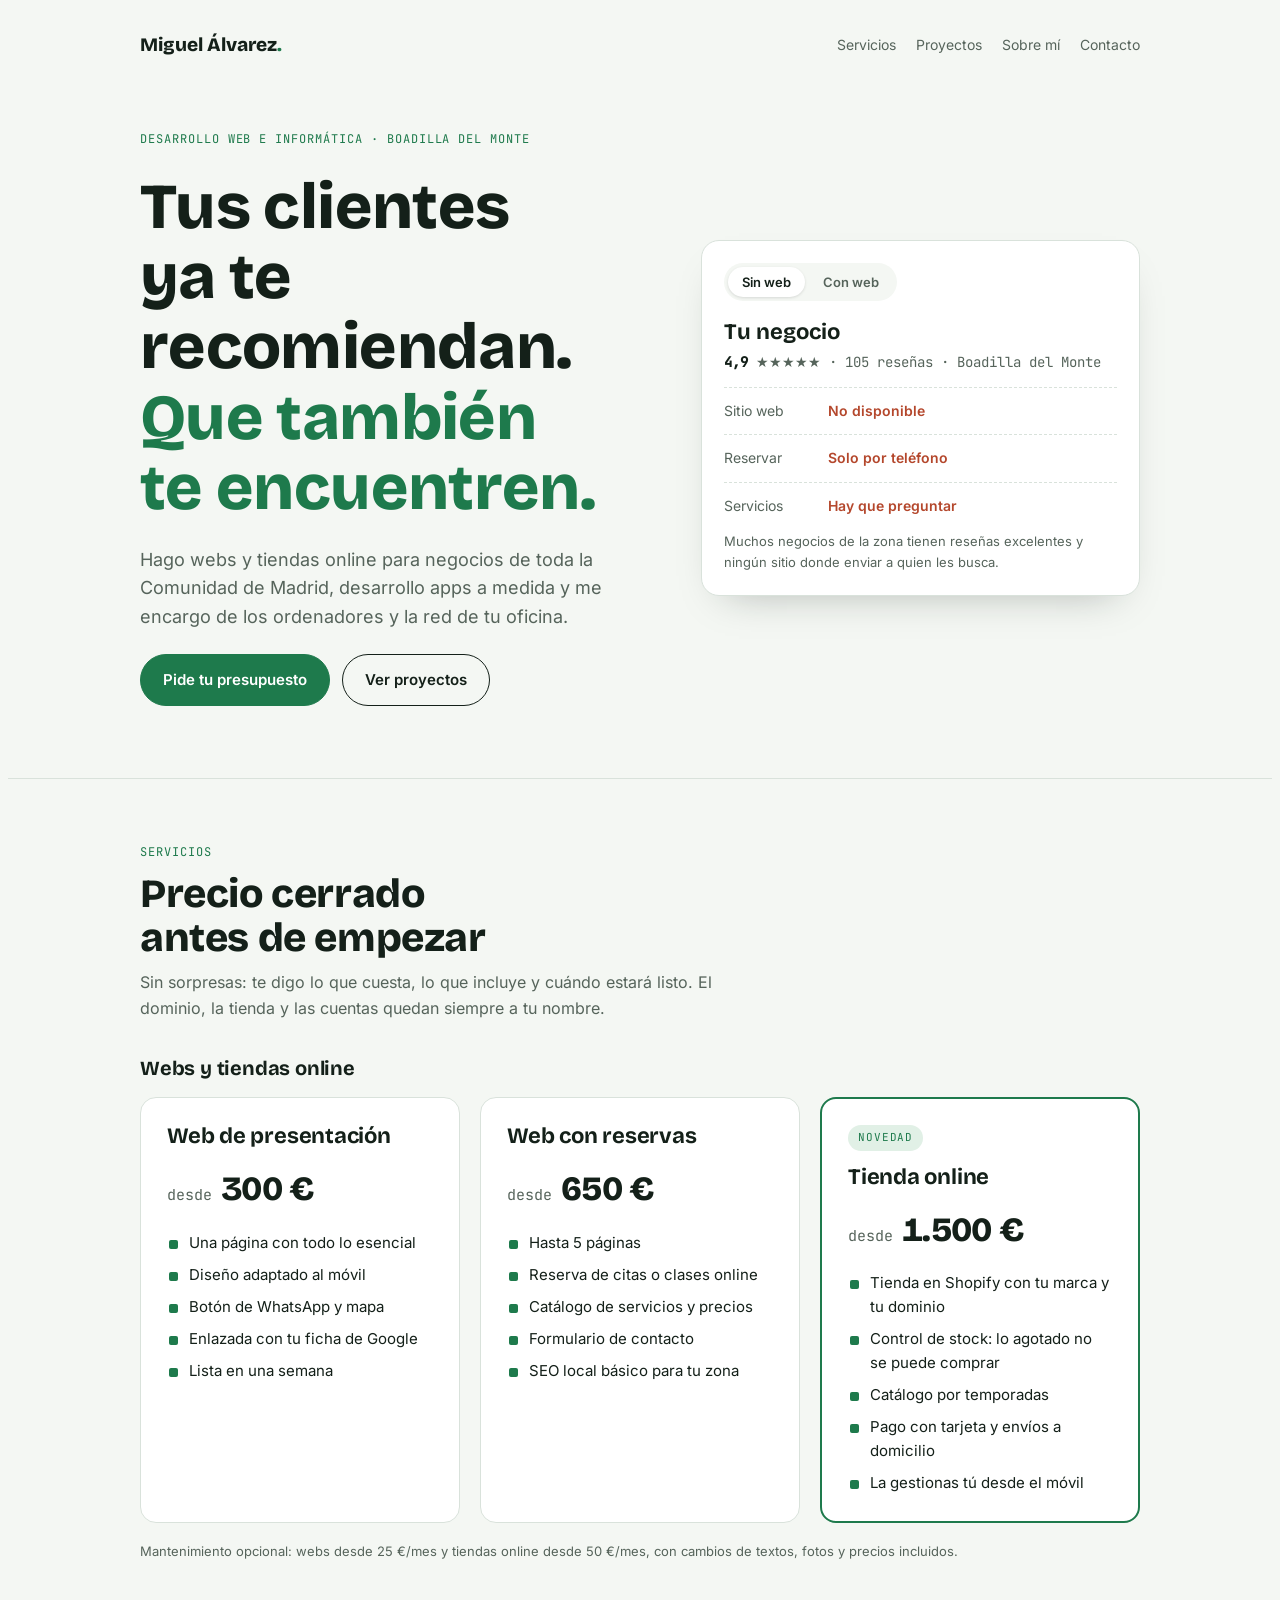
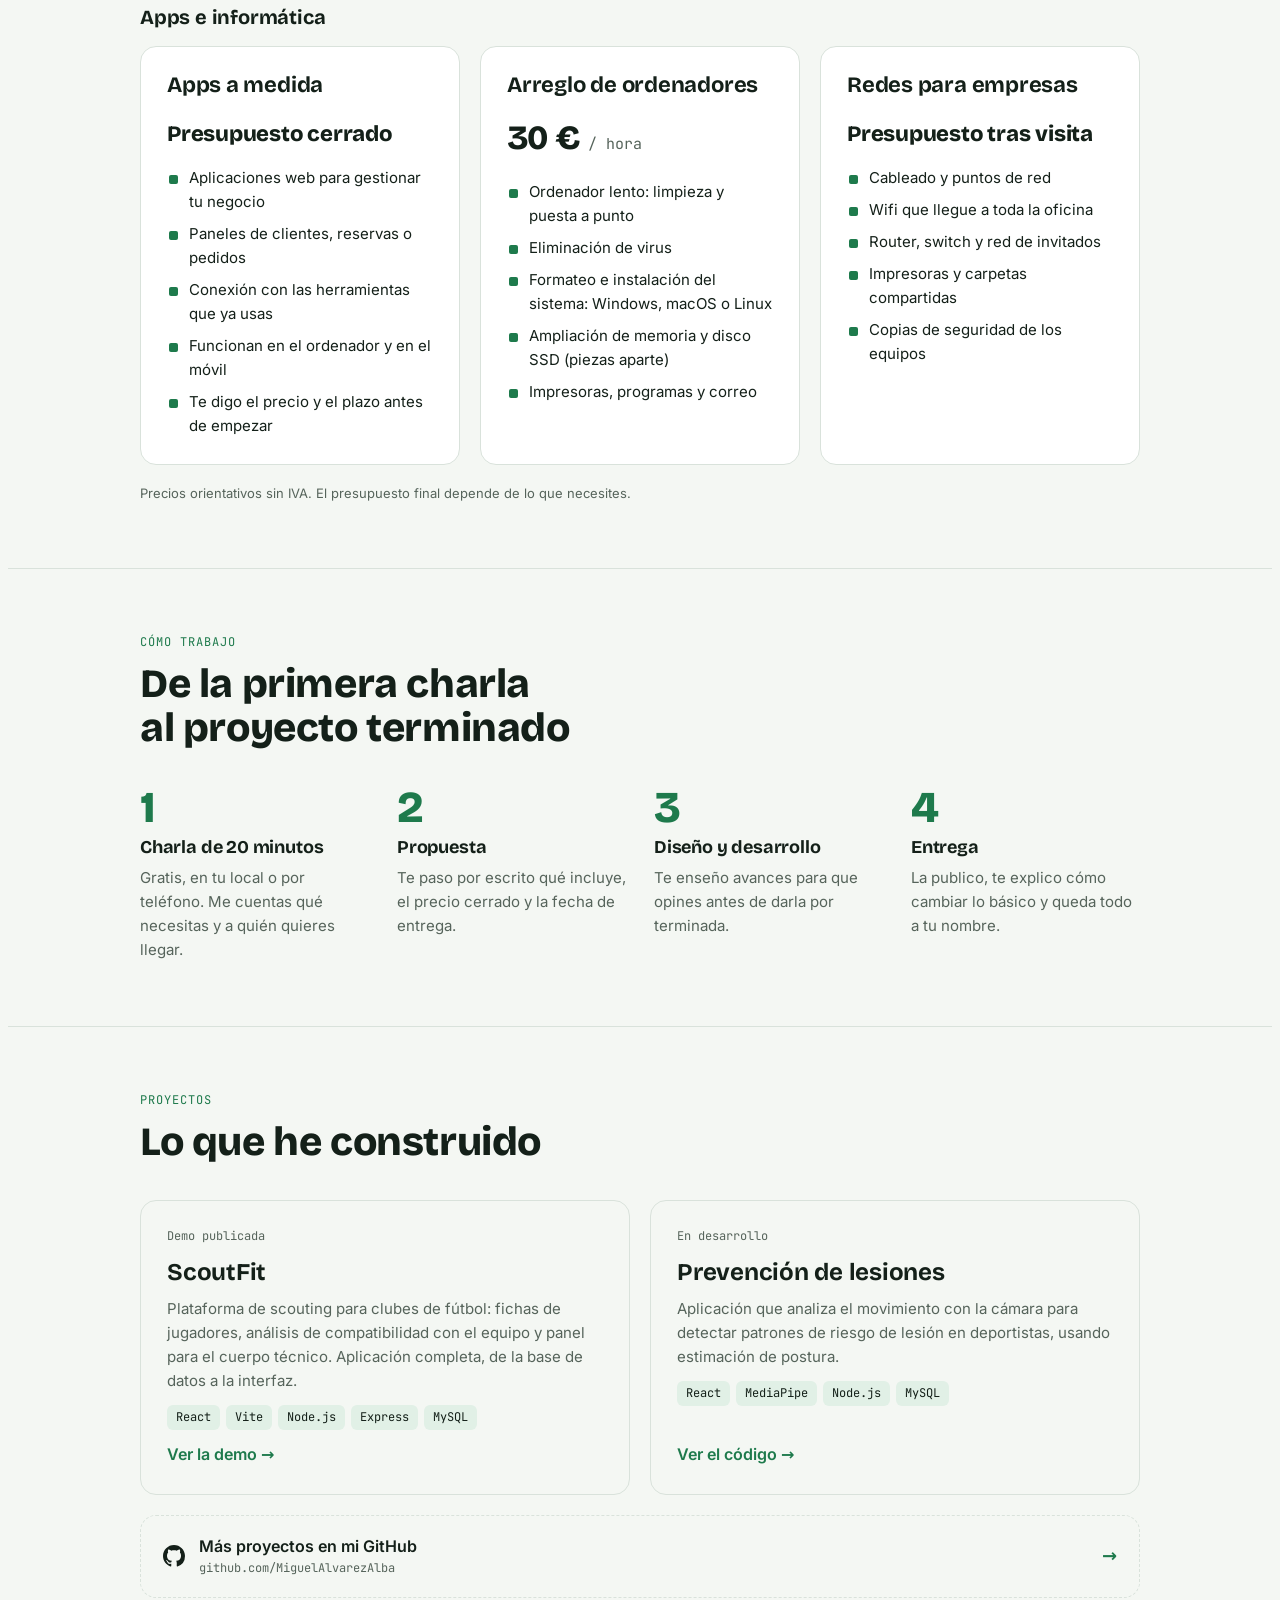
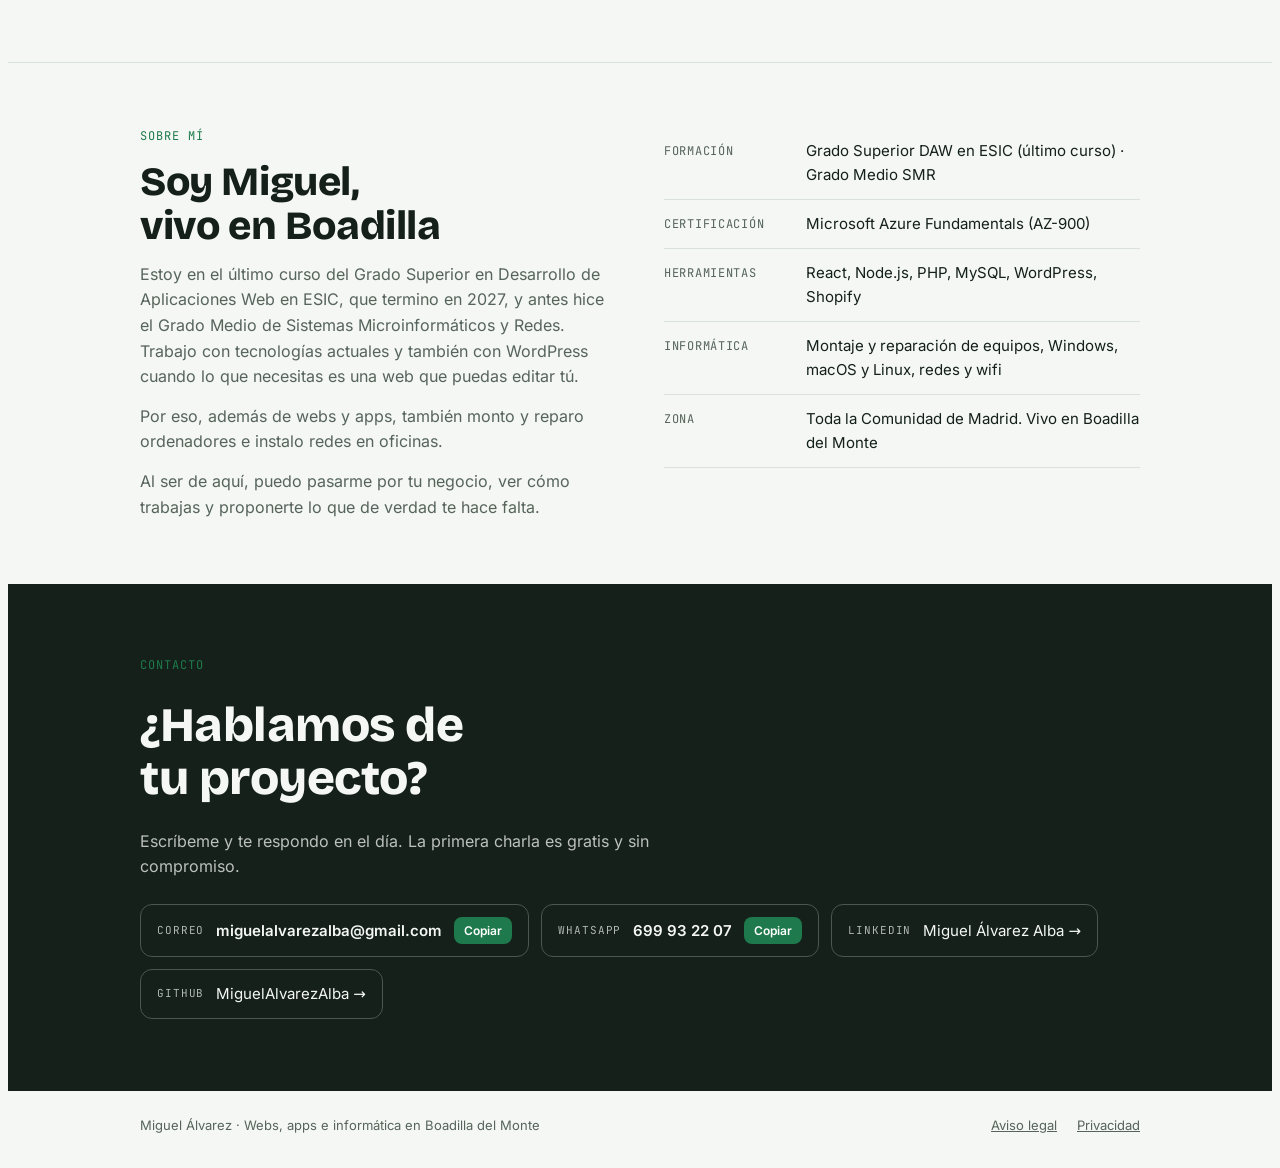
<file: index.html>
<!doctype html>
<html lang="es">
<head>
<meta charset="utf-8">
<meta name="viewport" content="width=device-width, initial-scale=1">
<title>Miguel Álvarez · Webs, apps e informática en Boadilla del Monte</title>
<meta name="description" content="Webs, tiendas online y apps para negocios de toda la Comunidad de Madrid, además de reparación de ordenadores y redes para empresas. Precio cerrado antes de empezar.">
<meta property="og:title" content="Miguel Álvarez · Webs, apps e informática en Boadilla del Monte">
<meta property="og:description" content="Webs, tiendas online, apps, reparación de ordenadores y redes para negocios locales.">
<meta property="og:type" content="website">
<meta property="og:locale" content="es_ES">
<meta property="og:url" content="https://miguelalvarezalbaweb.pages.dev/">
<meta property="og:image" content="https://miguelalvarezalbaweb.pages.dev/og.png">
<meta name="twitter:card" content="summary_large_image">
<link rel="canonical" href="https://miguelalvarezalbaweb.pages.dev/">
<script type="application/ld+json">
{
  "@context": "https://schema.org",
  "@type": "ProfessionalService",
  "name": "Miguel Álvarez Alba",
  "description": "Desarrollo de páginas web, tiendas online y aplicaciones a medida, arreglo de ordenadores e instalación de redes para empresas en la Comunidad de Madrid.",
  "url": "https://miguelalvarezalbaweb.pages.dev/",
  "image": "https://miguelalvarezalbaweb.pages.dev/og.png",
  "telephone": "+34699932207",
  "priceRange": "€€",
  "address": {
    "@type": "PostalAddress",
    "addressLocality": "Boadilla del Monte",
    "postalCode": "28660",
    "addressRegion": "Madrid",
    "addressCountry": "ES"
  },
  "areaServed": {
    "@type": "AdministrativeArea",
    "name": "Comunidad de Madrid"
  },
  "knowsAbout": [
    "Diseño web",
    "Tiendas online",
    "Shopify",
    "Desarrollo de aplicaciones",
    "Reparación de ordenadores",
    "Redes informáticas"
  ],
  "sameAs": [
    "https://www.linkedin.com/in/miguel-%C3%A1lvarez-alba-215919306",
    "https://github.com/MiguelAlvarezAlba"
  ]
}
</script>
<link rel="stylesheet" href="fonts/fonts.css">
<style>
/* Layout: una columna estrecha y legible; tarjeta de ficha local como tesis en el hero, secciones separadas por espacio, no por cajas */
:root {
  --bg: #F4F7F3;
  --surface: #FFFFFF;
  --ink: #142019;
  --muted: #56645B;
  --line: #D9E2DB;
  --accent: #1E7A4C;
  --accent-ink: #FFFFFF;
  --accent-soft: #E1F0E6;
  --warn: #B4472C;
  --display: "Bricolage Grotesque", "Segoe UI", system-ui, sans-serif;
  --body: "Inter", system-ui, -apple-system, "Segoe UI", sans-serif;
  --mono: "JetBrains Mono", ui-monospace, "SFMono-Regular", Menlo, monospace;
}
@media (prefers-color-scheme: dark) {
  :root:not([data-theme="light"]) {
    --bg: #0F1612; --surface: #17211B; --ink: #E5EEE8; --muted: #9DAEA3; --line: #2A372F;
    --accent: #4FBF85; --accent-ink: #0B140F; --accent-soft: #1D3528; --warn: #E8846A;
    color-scheme: dark;
  }
}
:root[data-theme="dark"] {
  --bg: #0F1612; --surface: #17211B; --ink: #E5EEE8; --muted: #9DAEA3; --line: #2A372F;
  --accent: #4FBF85; --accent-ink: #0B140F; --accent-soft: #1D3528; --warn: #E8846A;
  color-scheme: dark;
}

* { box-sizing: border-box; }
body {
  background: var(--bg);
  color: var(--ink);
  font-family: var(--body);
  font-size: 16px;
  line-height: 1.6;
  -webkit-font-smoothing: antialiased;
}
.wrap {
  max-width: 1040px;
  margin: 0 auto;
  padding-left: max(20px, env(safe-area-inset-left, 0px));
  padding-right: max(20px, env(safe-area-inset-right, 0px));
}
h1, h2, h3 { font-family: var(--display); line-height: 1.1; margin: 0; text-wrap: balance; letter-spacing: -0.01em; }
p { margin: 0; }
a { color: inherit; }
a:focus-visible, button:focus-visible { outline: 3px solid var(--accent); outline-offset: 3px; border-radius: 6px; }

.eyebrow {
  font-family: var(--mono);
  font-size: 12px;
  text-transform: uppercase;
  letter-spacing: 0.08em;
  color: var(--accent);
}

/* Cabecera */
.top { padding-block: 22px; }
.top .wrap { display: flex; justify-content: space-between; align-items: center; gap: 16px; flex-wrap: wrap; }
.brand { font-family: var(--display); font-weight: 800; font-size: 19px; text-decoration: none; }
.brand span { color: var(--accent); }
.top nav { display: flex; gap: 20px; font-size: 14px; flex-wrap: wrap; }
.top nav a { text-decoration: none; color: var(--muted); }
.top nav a:hover { color: var(--ink); }

/* Hero */
.hero { padding-block: 48px 72px; }
.hero .wrap { display: grid; grid-template-columns: 1.15fr 1fr; gap: 56px; align-items: center; }
.hero-copy { display: flex; flex-direction: column; gap: 22px; min-width: 0; }
.hero h1 { font-size: clamp(38px, 6vw, 64px); font-weight: 800; }
.hero h1 em { font-style: normal; color: var(--accent); }
.lede { font-size: 18px; color: var(--muted); max-width: 46ch; }
.ctas { display: flex; gap: 12px; flex-wrap: wrap; }
.btn {
  display: inline-flex; align-items: center; gap: 8px;
  padding: 13px 22px; border-radius: 999px;
  font-weight: 600; font-size: 15px; text-decoration: none;
  border: 1.5px solid var(--ink); background: transparent; color: var(--ink);
  cursor: pointer; font-family: var(--body);
}
.btn.primary { background: var(--accent); border-color: var(--accent); color: var(--accent-ink); }
.btn:hover { transform: translateY(-1px); }
@media (prefers-reduced-motion: no-preference) { .btn { transition: transform .15s ease; } }

/* Ficha local: la tesis */
.listing {
  background: var(--surface);
  border: 1px solid var(--line);
  border-radius: 18px;
  padding: 22px;
  display: flex; flex-direction: column; gap: 14px;
  box-shadow: 0 18px 40px -24px rgba(20, 32, 25, 0.35);
  min-width: 0;
}
.listing .name { font-family: var(--display); font-weight: 700; font-size: 22px; }
.stars { font-family: var(--mono); font-size: 14px; color: var(--muted); }
.stars b { color: var(--ink); }
.row { display: grid; grid-template-columns: 92px 1fr; gap: 12px; font-size: 14px; padding-top: 12px; border-top: 1px dashed var(--line); }
.row dt { color: var(--muted); }
.row dd { margin: 0; }
.missing { color: var(--warn); font-weight: 600; }
.fixed { color: var(--accent); font-weight: 600; }
.toggle { display: flex; background: var(--bg); border-radius: 999px; padding: 4px; gap: 4px; align-self: flex-start; }
.toggle button {
  border: 0; background: transparent; color: var(--muted);
  font: 600 13px var(--body); padding: 7px 14px; border-radius: 999px; cursor: pointer;
}
.toggle button[aria-pressed="true"] { background: var(--surface); color: var(--ink); box-shadow: 0 1px 3px rgba(0,0,0,.12); }
.listing-note { font-size: 13px; color: var(--muted); }

/* Secciones */
section.block { padding-block: 64px; border-top: 1px solid var(--line); }
.head { display: flex; flex-direction: column; gap: 10px; margin-bottom: 36px; max-width: 60ch; }
.head h2 { font-size: clamp(28px, 4vw, 40px); font-weight: 800; }
.head p { color: var(--muted); }

/* Servicios */
.plans { display: grid; grid-template-columns: repeat(3, 1fr); gap: 20px; }
.plan {
  display: flex; flex-direction: column; gap: 14px;
  padding: 26px; border-radius: 16px; background: var(--surface); border: 1px solid var(--line);
  min-width: 0;
}
.plan.featured { border: 2px solid var(--accent); }
.plan h3 { font-size: 22px; font-weight: 700; }
.price { font-family: var(--mono); font-size: 15px; color: var(--muted); font-variant-numeric: tabular-nums; }
.price strong { font-family: var(--display); font-size: 34px; color: var(--ink); font-weight: 800; letter-spacing: -0.02em; }
.plan ul { margin: 0; padding: 0; list-style: none; display: flex; flex-direction: column; gap: 8px; font-size: 15px; }
.plan li { padding-left: 22px; position: relative; }
.plan li::before { content: ""; position: absolute; left: 2px; top: 9px; width: 9px; height: 9px; border-radius: 2px; background: var(--accent); }
.tag { align-self: flex-start; font-family: var(--mono); font-size: 11px; text-transform: uppercase; letter-spacing: 0.08em; padding: 4px 10px; border-radius: 999px; background: var(--accent-soft); color: var(--accent); }
.fineprint { margin-top: 18px; font-size: 13px; color: var(--muted); }

/* Proceso */
.steps { display: grid; grid-template-columns: repeat(4, 1fr); gap: 28px; counter-reset: step; }
.step { display: flex; flex-direction: column; gap: 8px; min-width: 0; }
.step::before {
  counter-increment: step; content: counter(step);
  font-family: var(--display); font-weight: 800; font-size: 44px; line-height: 1; color: var(--accent);
}
.step h3 { font-size: 18px; font-weight: 700; }
.step p { font-size: 15px; color: var(--muted); }

/* Proyectos */
.projects { display: grid; grid-template-columns: 1fr 1fr; gap: 20px; }
.project { display: flex; flex-direction: column; gap: 12px; padding: 26px; border-radius: 16px; border: 1px solid var(--line); min-width: 0; }
.project h3 { font-size: 24px; font-weight: 700; }
.project p { color: var(--muted); font-size: 15px; }
.stack { display: flex; flex-wrap: wrap; gap: 6px; }
.stack span { font-family: var(--mono); font-size: 12px; padding: 3px 9px; border-radius: 6px; background: var(--accent-soft); color: var(--ink); }
.project a.link { font-weight: 600; color: var(--accent); text-decoration: none; margin-top: auto; }
.project a.link:hover { text-decoration: underline; }
.status { font-family: var(--mono); font-size: 12px; color: var(--muted); }

/* Sobre mí */
.about { display: grid; grid-template-columns: 1fr 1fr; gap: 48px; align-items: start; }
.about p { color: var(--muted); max-width: 60ch; }
.about .copy { display: flex; flex-direction: column; gap: 14px; min-width: 0; }
.facts { margin: 0; display: grid; gap: 0; }
.facts div { display: grid; grid-template-columns: 130px 1fr; gap: 12px; padding-block: 12px; border-bottom: 1px solid var(--line); font-size: 15px; }
.facts dt { color: var(--muted); font-family: var(--mono); font-size: 12px; text-transform: uppercase; letter-spacing: 0.06em; padding-top: 3px; }
.facts dd { margin: 0; }

/* Contacto */
.contact { background: var(--ink); color: var(--bg); }
.contact .wrap { padding-block: 72px; display: flex; flex-direction: column; gap: 24px; }
.contact h2 { font-size: clamp(30px, 5vw, 48px); font-weight: 800; max-width: 18ch; }
.contact p { color: color-mix(in srgb, var(--bg) 75%, var(--ink)); max-width: 52ch; }
.channels { display: flex; flex-wrap: wrap; gap: 12px; }
.chan {
  display: inline-flex; align-items: center; gap: 12px;
  padding: 12px 16px; border-radius: 12px;
  border: 1px solid color-mix(in srgb, var(--bg) 25%, var(--ink));
  font-size: 15px; color: var(--bg); text-decoration: none; background: transparent;
}
.chan small { font-family: var(--mono); font-size: 11px; text-transform: uppercase; letter-spacing: .08em; opacity: .7; }
.chan .val { user-select: all; font-weight: 600; }
.chan button {
  border: 0; border-radius: 8px; padding: 6px 10px; cursor: pointer;
  background: var(--accent); color: var(--accent-ink); font: 600 12px var(--body);
}
footer { padding-block: 24px; font-size: 13px; color: var(--muted); }

@media (max-width: 860px) {
  .hero .wrap, .about, .projects { grid-template-columns: 1fr; gap: 36px; }
  .plans { grid-template-columns: 1fr; }
  .steps { grid-template-columns: 1fr 1fr; }
}
@media (max-width: 480px) {
  .steps { grid-template-columns: 1fr; }
  .facts div { grid-template-columns: 1fr; gap: 2px; }
  .hero { padding-block: 24px 56px; }
}

.foot { display: flex; justify-content: space-between; gap: 12px 24px; flex-wrap: wrap; }
.foot nav { display: flex; gap: 20px; }
.foot a { color: var(--muted); }
.foot a:hover { color: var(--ink); }

.group-title { font-size: 20px; font-weight: 700; margin: 8px 0 18px; }
.plans + .fineprint { margin-bottom: 44px; }
.plans + .fineprint:last-child { margin-bottom: 0; }

.chan { max-width: 100%; flex-wrap: wrap; }
.chan .val { min-width: 0; overflow-wrap: anywhere; }

.price.quote strong { font-size: 22px; letter-spacing: -0.01em; }
.price.quote { min-height: 41px; display: flex; align-items: flex-end; }

.gh-link { margin-top: 20px; display: flex; align-items: center; gap: 14px; padding: 18px 22px; border-radius: 16px; border: 1px dashed var(--line); text-decoration: none; color: var(--ink); max-width: 100%; }
.gh-link:hover { border-color: var(--accent); }
.gh-link span { display: flex; flex-direction: column; min-width: 0; }
.gh-link small { font-family: var(--mono); font-size: 12px; color: var(--muted); overflow-wrap: anywhere; }
.gh-link .arrow { margin-left: auto; color: var(--accent); font-weight: 700; font-size: 18px; }

/* Menú y barra de contacto en móvil */
.menu-btn { display: none; align-items: center; gap: 8px; border: 1.5px solid var(--line); background: var(--surface); color: var(--ink); border-radius: 999px; padding: 8px 14px; font: 600 14px var(--body); cursor: pointer; }
.menu-icon, .menu-icon::before, .menu-icon::after { display: block; width: 16px; height: 2px; background: currentColor; border-radius: 2px; position: relative; }
.menu-icon::before, .menu-icon::after { content: ""; position: absolute; left: 0; }
.menu-icon::before { top: -5px; }
.menu-icon::after { top: 5px; }
.mobile-cta { display: none; }
@media (max-width: 720px) {
  body::before { content: ""; position: fixed; inset: 0 0 auto; height: env(safe-area-inset-top, 0px); background: var(--bg); z-index: 30; }
  .top { position: sticky; top: env(safe-area-inset-top, 0px); z-index: 20; background: color-mix(in srgb, var(--bg) 94%, transparent); backdrop-filter: blur(8px); border-bottom: 1px solid var(--line); padding-block: 12px; }
  .menu-btn { display: inline-flex; }
  .top nav { display: none; width: 100%; flex-direction: column; gap: 0; font-size: 17px; }
  .top nav.open { display: flex; }
  .top nav a { color: var(--ink); padding-block: 13px; border-top: 1px solid var(--line); }
  .mobile-cta {
    display: flex; gap: 10px; position: fixed; left: 0; right: 0; bottom: 0; z-index: 25;
    padding-top: 10px;
    padding-bottom: calc(10px + env(safe-area-inset-bottom, 0px));
    padding-left: max(16px, env(safe-area-inset-left, 0px));
    padding-right: max(16px, env(safe-area-inset-right, 0px));
    background: color-mix(in srgb, var(--bg) 94%, transparent); backdrop-filter: blur(8px);
    border-top: 1px solid var(--line);
  }
  .mobile-cta .btn { flex: 1; justify-content: center; padding: 13px 10px; }
  footer { padding-bottom: calc(96px + env(safe-area-inset-bottom, 0px)); }
  section[id], main[id] { scroll-margin-top: 72px; }
}
</style>
</head>
<body>


<header class="top">
  <div class="wrap">
    <a class="brand" href="#inicio">Miguel Álvarez<span>.</span></a>
    <button type="button" class="menu-btn" id="menu-btn" aria-expanded="false" aria-controls="site-nav">
      <span class="menu-icon" aria-hidden="true"></span>Menú
    </button>
    <nav aria-label="Secciones" id="site-nav">
      <a href="#servicios">Servicios</a>
      <a href="#proyectos">Proyectos</a>
      <a href="#sobre-mi">Sobre mí</a>
      <a href="#contacto">Contacto</a>
    </nav>
  </div>
</header>

<main id="inicio">
  <section class="hero">
    <div class="wrap">
      <div class="hero-copy">
        <span class="eyebrow">Desarrollo web e informática · Boadilla del Monte</span>
        <h1>Tus clientes ya te recomiendan. <em>Que también te encuentren.</em></h1>
        <p class="lede">Hago webs y tiendas online para negocios de toda la Comunidad de Madrid, desarrollo apps a medida y me encargo de los ordenadores y la red de tu oficina.</p>
        <div class="ctas">
          <a class="btn primary" href="#contacto">Pide tu presupuesto</a>
          <a class="btn" href="#proyectos">Ver proyectos</a>
        </div>
      </div>

      <div class="listing" aria-label="Ejemplo de ficha de un negocio en un buscador de mapas">
        <div class="toggle" role="group" aria-label="Comparar ficha">
          <button type="button" id="btn-sin" aria-pressed="true">Sin web</button>
          <button type="button" id="btn-con" aria-pressed="false">Con web</button>
        </div>
        <div>
          <div class="name">Tu negocio</div>
          <div class="stars"><b>4,9</b> ★★★★★ · 105 reseñas · Boadilla del Monte</div>
        </div>
        <dl style="margin:0; display:flex; flex-direction:column; gap:12px;">
          <div class="row"><dt>Sitio web</dt><dd id="f-web" class="missing">No disponible</dd></div>
          <div class="row"><dt>Reservar</dt><dd id="f-res" class="missing">Solo por teléfono</dd></div>
          <div class="row"><dt>Servicios</dt><dd id="f-serv" class="missing">Hay que preguntar</dd></div>
        </dl>
        <p class="listing-note" id="f-note">Muchos negocios de la zona tienen reseñas excelentes y ningún sitio donde enviar a quien les busca.</p>
      </div>
    </div>
  </section>

  <section class="block" id="servicios">
    <div class="wrap">
      <div class="head">
        <span class="eyebrow">Servicios</span>
        <h2>Precio cerrado antes de empezar</h2>
        <p>Sin sorpresas: te digo lo que cuesta, lo que incluye y cuándo estará listo. El dominio, la tienda y las cuentas quedan siempre a tu nombre.</p>
      </div>

      <h3 class="group-title">Webs y tiendas online</h3>
      <div class="plans">
        <article class="plan">
          <h3>Web de presentación</h3>
          <div class="price">desde <strong>300 €</strong></div>
          <ul>
            <li>Una página con todo lo esencial</li>
            <li>Diseño adaptado al móvil</li>
            <li>Botón de WhatsApp y mapa</li>
            <li>Enlazada con tu ficha de Google</li>
            <li>Lista en una semana</li>
          </ul>
        </article>
        <article class="plan">
          <h3>Web con reservas</h3>
          <div class="price">desde <strong>650 €</strong></div>
          <ul>
            <li>Hasta 5 páginas</li>
            <li>Reserva de citas o clases online</li>
            <li>Catálogo de servicios y precios</li>
            <li>Formulario de contacto</li>
            <li>SEO local básico para tu zona</li>
          </ul>
        </article>
        <article class="plan featured">
          <span class="tag">Novedad</span>
          <h3>Tienda online</h3>
          <div class="price">desde <strong>1.500 €</strong></div>
          <ul>
            <li>Tienda en Shopify con tu marca y tu dominio</li>
            <li>Control de stock: lo agotado no se puede comprar</li>
            <li>Catálogo por temporadas</li>
            <li>Pago con tarjeta y envíos a domicilio</li>
            <li>La gestionas tú desde el móvil</li>
          </ul>
        </article>
      </div>
      <p class="fineprint">Mantenimiento opcional: webs desde 25 €/mes y tiendas online desde 50 €/mes, con cambios de textos, fotos y precios incluidos.</p>

      <h3 class="group-title">Apps e informática</h3>
      <div class="plans">
        <article class="plan">
          <h3>Apps a medida</h3>
          <div class="price quote"><strong>Presupuesto cerrado</strong></div>
          <ul>
            <li>Aplicaciones web para gestionar tu negocio</li>
            <li>Paneles de clientes, reservas o pedidos</li>
            <li>Conexión con las herramientas que ya usas</li>
            <li>Funcionan en el ordenador y en el móvil</li>
            <li>Te digo el precio y el plazo antes de empezar</li>
          </ul>
        </article>
        <article class="plan">
          <h3>Arreglo de ordenadores</h3>
          <div class="price"><strong>30 €</strong> / hora</div>
          <ul>
            <li>Ordenador lento: limpieza y puesta a punto</li>
            <li>Eliminación de virus</li>
            <li>Formateo e instalación del sistema: Windows, macOS o Linux</li>
            <li>Ampliación de memoria y disco SSD (piezas aparte)</li>
            <li>Impresoras, programas y correo</li>
          </ul>
        </article>
        <article class="plan">
          <h3>Redes para empresas</h3>
          <div class="price quote"><strong>Presupuesto tras visita</strong></div>
          <ul>
            <li>Cableado y puntos de red</li>
            <li>Wifi que llegue a toda la oficina</li>
            <li>Router, switch y red de invitados</li>
            <li>Impresoras y carpetas compartidas</li>
            <li>Copias de seguridad de los equipos</li>
          </ul>
        </article>
      </div>
      <p class="fineprint">Precios orientativos sin IVA. El presupuesto final depende de lo que necesites.</p>
    </div>
  </section>

  <section class="block" id="proceso">
    <div class="wrap">
      <div class="head">
        <span class="eyebrow">Cómo trabajo</span>
        <h2>De la primera charla al proyecto terminado</h2>
      </div>
      <div class="steps">
        <div class="step"><h3>Charla de 20 minutos</h3><p>Gratis, en tu local o por teléfono. Me cuentas qué necesitas y a quién quieres llegar.</p></div>
        <div class="step"><h3>Propuesta</h3><p>Te paso por escrito qué incluye, el precio cerrado y la fecha de entrega.</p></div>
        <div class="step"><h3>Diseño y desarrollo</h3><p>Te enseño avances para que opines antes de darla por terminada.</p></div>
        <div class="step"><h3>Entrega</h3><p>La publico, te explico cómo cambiar lo básico y queda todo a tu nombre.</p></div>
      </div>
    </div>
  </section>

  <section class="block" id="proyectos">
    <div class="wrap">
      <div class="head">
        <span class="eyebrow">Proyectos</span>
        <h2>Lo que he construido</h2>
      </div>
      <div class="projects">
        <article class="project">
          <span class="status">Demo publicada</span>
          <h3>ScoutFit</h3>
          <p>Plataforma de scouting para clubes de fútbol: fichas de jugadores, análisis de compatibilidad con el equipo y panel para el cuerpo técnico. Aplicación completa, de la base de datos a la interfaz.</p>
          <div class="stack"><span>React</span><span>Vite</span><span>Node.js</span><span>Express</span><span>MySQL</span></div>
          <a class="link" href="https://scoutfit-miguix04.free.je" target="_blank" rel="noopener">Ver la demo →</a>
        </article>
        <article class="project">
          <span class="status">En desarrollo</span>
          <h3>Prevención de lesiones</h3>
          <p>Aplicación que analiza el movimiento con la cámara para detectar patrones de riesgo de lesión en deportistas, usando estimación de postura.</p>
          <div class="stack"><span>React</span><span>MediaPipe</span><span>Node.js</span><span>MySQL</span></div>
          <a class="link" href="https://github.com/MiguelAlvarezAlba/prevencion-de-lesiones" target="_blank" rel="noopener">Ver el código →</a>
        </article>
      </div>
      <a class="gh-link" href="https://github.com/MiguelAlvarezAlba" target="_blank" rel="noopener">
        <svg width="22" height="22" viewBox="0 0 16 16" aria-hidden="true"><path fill="currentColor" d="M8 0C3.58 0 0 3.58 0 8c0 3.54 2.29 6.53 5.47 7.59.4.07.55-.17.55-.38 0-.19-.01-.82-.01-1.49-2.01.37-2.53-.49-2.69-.94-.09-.23-.48-.94-.82-1.13-.28-.15-.68-.52-.01-.53.63-.01 1.08.58 1.23.82.72 1.21 1.87.87 2.33.66.07-.52.28-.87.51-1.07-1.78-.2-3.64-.89-3.64-3.95 0-.87.31-1.59.82-2.15-.08-.2-.36-1.02.08-2.12 0 0 .67-.21 2.2.82.64-.18 1.32-.27 2-.27.68 0 1.36.09 2 .27 1.53-1.04 2.2-.82 2.2-.82.44 1.1.16 1.92.08 2.12.51.56.82 1.27.82 2.15 0 3.07-1.87 3.75-3.65 3.95.29.25.54.73.54 1.48 0 1.07-.01 1.93-.01 2.2 0 .21.15.46.55.38A8.013 8.013 0 0016 8c0-4.42-3.58-8-8-8z"/></svg>
        <span><strong>Más proyectos en mi GitHub</strong><small>github.com/MiguelAlvarezAlba</small></span>
        <span class="arrow" aria-hidden="true">→</span>
      </a>
    </div>
  </section>

  <section class="block" id="sobre-mi">
    <div class="wrap about">
      <div class="copy">
        <span class="eyebrow">Sobre mí</span>
        <h2 style="font-size: clamp(28px, 4vw, 40px); font-weight: 800;">Soy Miguel, vivo en Boadilla</h2>
        <p>Estoy en el último curso del Grado Superior en Desarrollo de Aplicaciones Web en ESIC, que termino en 2027, y antes hice el Grado Medio de Sistemas Microinformáticos y Redes. Trabajo con tecnologías actuales y también con WordPress cuando lo que necesitas es una web que puedas editar tú.</p>
        <p>Por eso, además de webs y apps, también monto y reparo ordenadores e instalo redes en oficinas.</p>
        <p>Al ser de aquí, puedo pasarme por tu negocio, ver cómo trabajas y proponerte lo que de verdad te hace falta.</p>
      </div>
      <dl class="facts">
        <div><dt>Formación</dt><dd>Grado Superior DAW en ESIC (último curso) · Grado Medio SMR</dd></div>
        <div><dt>Certificación</dt><dd>Microsoft Azure Fundamentals (AZ-900)</dd></div>
        <div><dt>Herramientas</dt><dd>React, Node.js, PHP, MySQL, WordPress, Shopify</dd></div>
        <div><dt>Informática</dt><dd>Montaje y reparación de equipos, Windows, macOS y Linux, redes y wifi</dd></div>
        <div><dt>Zona</dt><dd>Toda la Comunidad de Madrid. Vivo en Boadilla del Monte</dd></div>
      </dl>
    </div>
  </section>
</main>

<section class="contact" id="contacto">
  <div class="wrap">
    <span class="eyebrow">Contacto</span>
    <h2>¿Hablamos de tu proyecto?</h2>
    <p>Escríbeme y te respondo en el día. La primera charla es gratis y sin compromiso.</p>
    <div class="channels">
      <div class="chan"><small>Correo</small><span class="val" id="c-mail">miguelalvarezalba@gmail.com</span><button type="button" data-copy="c-mail">Copiar</button></div>
      <div class="chan"><small>WhatsApp</small><span class="val" id="c-tel">699 93 22 07</span><button type="button" data-copy="c-tel">Copiar</button></div>
      <a class="chan" href="https://www.linkedin.com/in/miguel-%C3%A1lvarez-alba-215919306" target="_blank" rel="noopener"><small>LinkedIn</small><span>Miguel Álvarez Alba →</span></a>
      <a class="chan" href="https://github.com/MiguelAlvarezAlba" target="_blank" rel="noopener"><small>GitHub</small><span>MiguelAlvarezAlba →</span></a>
    </div>
  </div>
</section>

<div class="mobile-cta" aria-label="Contacto rápido">
  <a class="btn" href="https://wa.me/34699932207" target="_blank" rel="noopener">WhatsApp</a>
  <a class="btn primary" href="#contacto">Pedir presupuesto</a>
</div>

<footer>
  <div class="wrap foot">Miguel Álvarez · Webs, apps e informática en Boadilla del Monte<nav aria-label="Legal"><a href="aviso-legal.html">Aviso legal</a><a href="privacidad.html">Privacidad</a></nav></div>
</footer>

<script>
(function () {
  var sin = document.getElementById('btn-sin');
  var con = document.getElementById('btn-con');
  var states = {
    sin: {
      web: ['No disponible', 'missing'],
      res: ['Solo por teléfono', 'missing'],
      serv: ['Hay que preguntar', 'missing'],
      note: 'Muchos negocios de la zona tienen reseñas excelentes y ningún sitio donde enviar a quien les busca.'
    },
    con: {
      web: ['tunegocio.es', 'fixed'],
      res: ['Online, a cualquier hora', 'fixed'],
      serv: ['Con precios y fotos', 'fixed'],
      note: 'Quien te encuentra en el mapa ve tus servicios, reserva y llega sin tener que llamar.'
    }
  };
  function set(key) {
    var s = states[key];
    [['f-web', s.web], ['f-res', s.res], ['f-serv', s.serv]].forEach(function (p) {
      var el = document.getElementById(p[0]);
      el.textContent = p[1][0];
      el.className = p[1][1];
    });
    document.getElementById('f-note').textContent = s.note;
    sin.setAttribute('aria-pressed', key === 'sin');
    con.setAttribute('aria-pressed', key === 'con');
  }
  sin.addEventListener('click', function () { set('sin'); });
  con.addEventListener('click', function () { set('con'); });

  document.querySelectorAll('[data-copy]').forEach(function (b) {
    b.addEventListener('click', function () {
      var el = document.getElementById(b.getAttribute('data-copy'));
      var text = el.textContent;
      function selectIt() {
        var r = document.createRange(); r.selectNodeContents(el);
        var sel = window.getSelection(); sel.removeAllRanges(); sel.addRange(r);
      }
      try {
        navigator.clipboard.writeText(text).then(function () {
          b.textContent = 'Copiado';
          setTimeout(function () { b.textContent = 'Copiar'; }, 1500);
        }, selectIt);
      } catch (e) { selectIt(); }
    });
  });

  // Menú en móvil
  var menuBtn = document.getElementById('menu-btn');
  var nav = document.getElementById('site-nav');
  menuBtn.addEventListener('click', function () {
    var open = nav.classList.toggle('open');
    menuBtn.setAttribute('aria-expanded', open);
  });
  nav.querySelectorAll('a').forEach(function (a) {
    a.addEventListener('click', function () { nav.classList.remove('open'); menuBtn.setAttribute('aria-expanded', 'false'); });
  });
})();
</script>

</body>
</html>
</file>
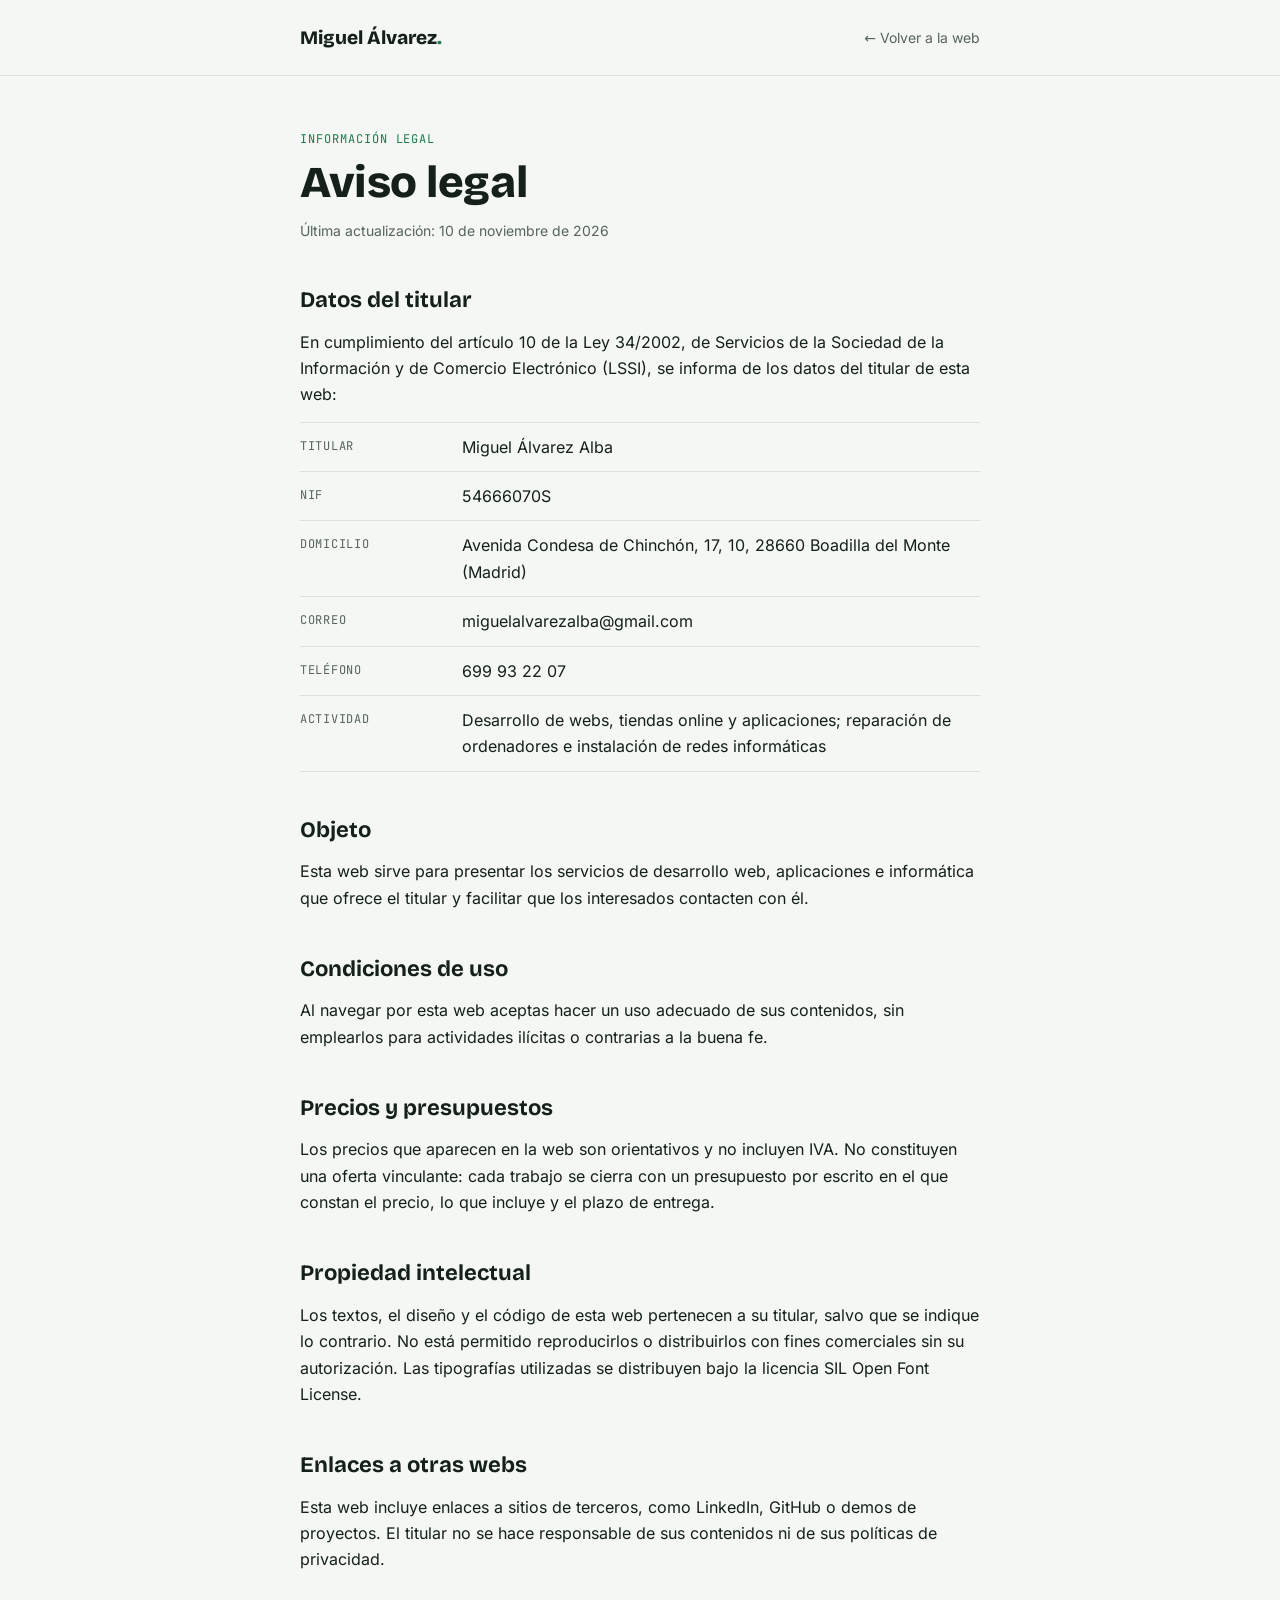
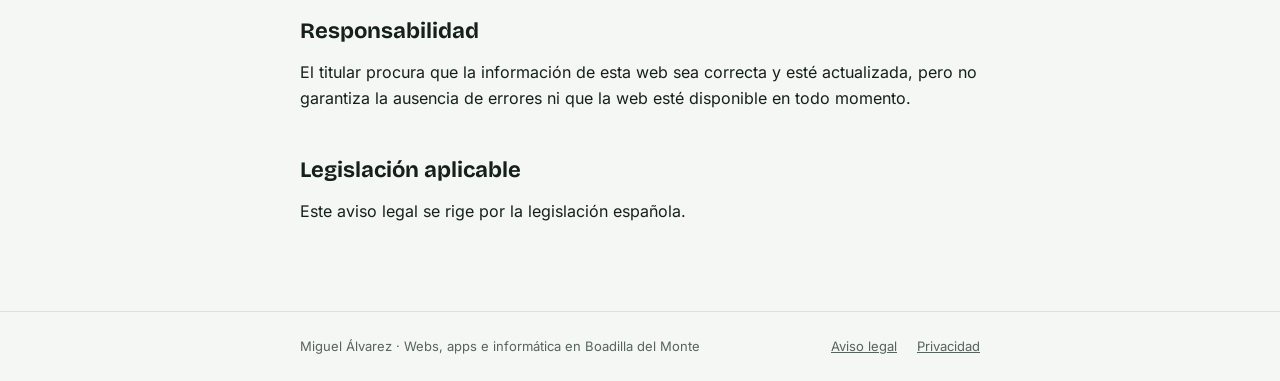
<file: aviso-legal.html>
<!doctype html>
<html lang="es">
<head>
<meta charset="utf-8">
<meta name="viewport" content="width=device-width, initial-scale=1">
<title>Aviso legal · Miguel Álvarez</title>
<meta name="robots" content="noindex">
<link rel="stylesheet" href="fonts/fonts.css">
<link rel="stylesheet" href="legal.css">
</head>
<body>
<header>
  <div class="wrap">
    <a class="brand" href="index.html">Miguel Álvarez<span>.</span></a>
    <a class="back" href="index.html">← Volver a la web</a>
  </div>
</header>

<main>
  <div class="wrap">
    <span class="eyebrow">Información legal</span>
    <h1>Aviso legal</h1>
    <p class="updated">Última actualización: 10 de noviembre de 2026</p>

    <h2>Datos del titular</h2>
    <p>En cumplimiento del artículo 10 de la Ley 34/2002, de Servicios de la Sociedad de la Información y de Comercio Electrónico (LSSI), se informa de los datos del titular de esta web:</p>
    <dl class="data">
      <div><dt>Titular</dt><dd>Miguel Álvarez Alba</dd></div>
      <div><dt>NIF</dt><dd>54666070S</dd></div>
      <div><dt>Domicilio</dt><dd>Avenida Condesa de Chinchón, 17, 10, 28660 Boadilla del Monte (Madrid)</dd></div>
      <div><dt>Correo</dt><dd>miguelalvarezalba@gmail.com</dd></div>
      <div><dt>Teléfono</dt><dd>699 93 22 07</dd></div>
      <div><dt>Actividad</dt><dd>Desarrollo de webs, tiendas online y aplicaciones; reparación de ordenadores e instalación de redes informáticas</dd></div>
    </dl>

    <h2>Objeto</h2>
    <p>Esta web sirve para presentar los servicios de desarrollo web, aplicaciones e informática que ofrece el titular y facilitar que los interesados contacten con él.</p>

    <h2>Condiciones de uso</h2>
    <p>Al navegar por esta web aceptas hacer un uso adecuado de sus contenidos, sin emplearlos para actividades ilícitas o contrarias a la buena fe.</p>

    <h2>Precios y presupuestos</h2>
    <p>Los precios que aparecen en la web son orientativos y no incluyen IVA. No constituyen una oferta vinculante: cada trabajo se cierra con un presupuesto por escrito en el que constan el precio, lo que incluye y el plazo de entrega.</p>

    <h2>Propiedad intelectual</h2>
    <p>Los textos, el diseño y el código de esta web pertenecen a su titular, salvo que se indique lo contrario. No está permitido reproducirlos o distribuirlos con fines comerciales sin su autorización. Las tipografías utilizadas se distribuyen bajo la licencia SIL Open Font License.</p>

    <h2>Enlaces a otras webs</h2>
    <p>Esta web incluye enlaces a sitios de terceros, como LinkedIn, GitHub o demos de proyectos. El titular no se hace responsable de sus contenidos ni de sus políticas de privacidad.</p>

    <h2>Responsabilidad</h2>
    <p>El titular procura que la información de esta web sea correcta y esté actualizada, pero no garantiza la ausencia de errores ni que la web esté disponible en todo momento.</p>

    <h2>Legislación aplicable</h2>
    <p>Este aviso legal se rige por la legislación española.</p>
  </div>
</main>

<footer>
  <div class="wrap">
    <span>Miguel Álvarez · Webs, apps e informática en Boadilla del Monte</span>
    <nav aria-label="Legal"><a href="aviso-legal.html">Aviso legal</a><a href="privacidad.html">Privacidad</a></nav>
  </div>
</footer>
</body>
</html>
</file>
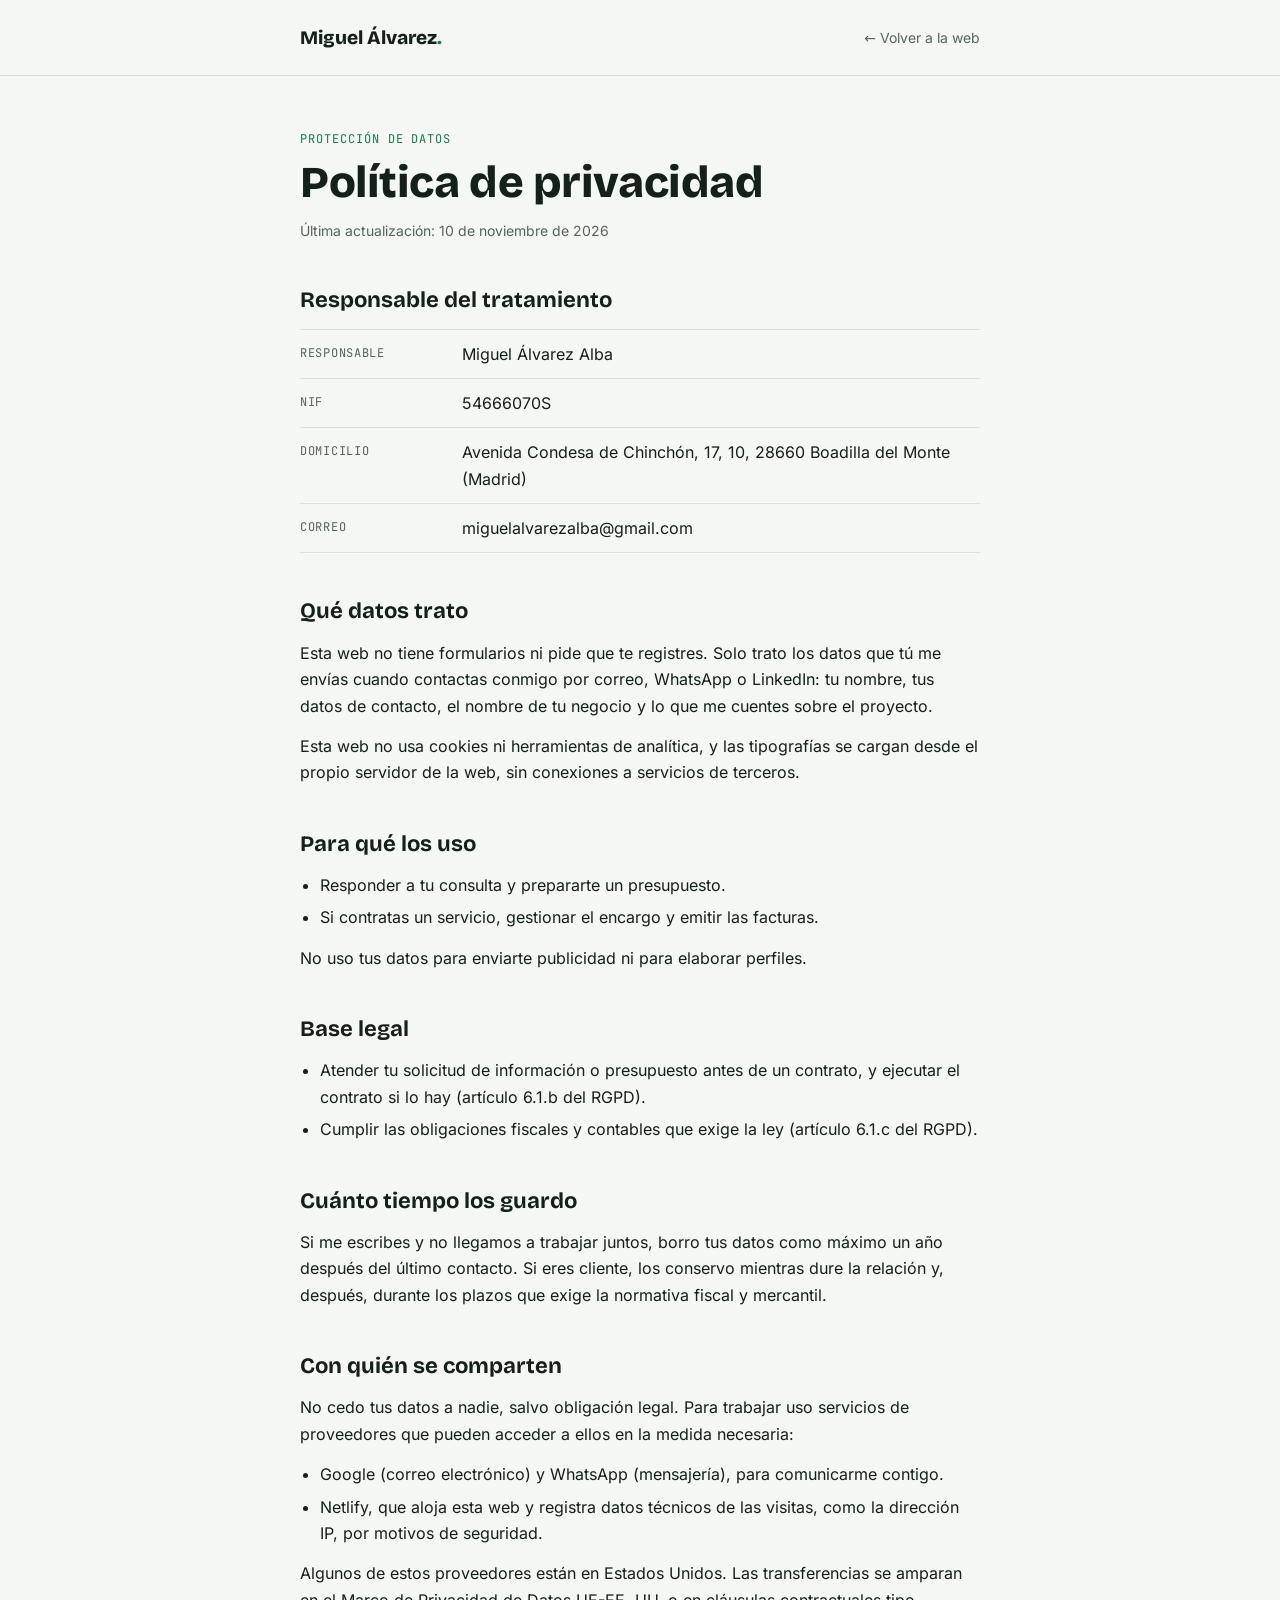
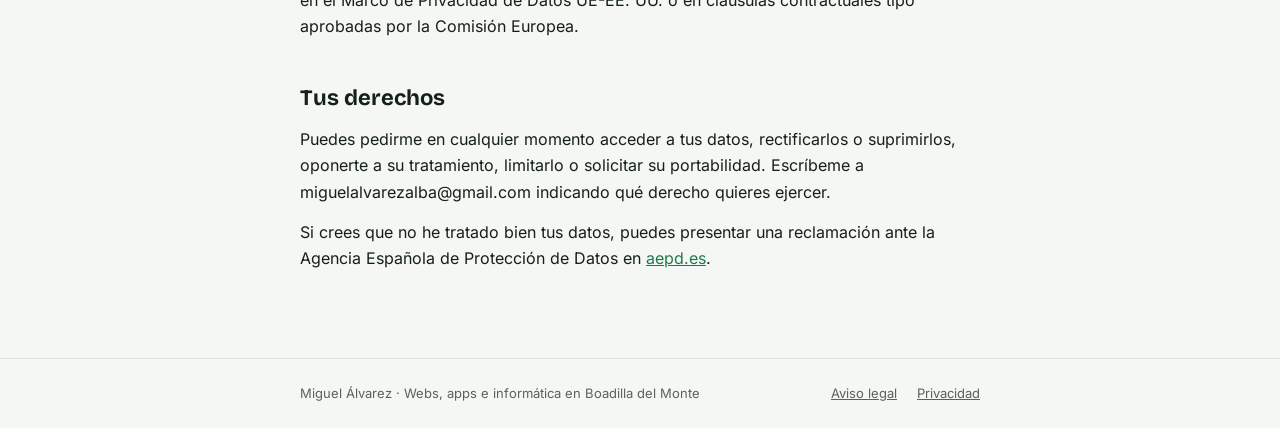
<file: privacidad.html>
<!doctype html>
<html lang="es">
<head>
<meta charset="utf-8">
<meta name="viewport" content="width=device-width, initial-scale=1">
<title>Política de privacidad · Miguel Álvarez</title>
<meta name="robots" content="noindex">
<link rel="stylesheet" href="fonts/fonts.css">
<link rel="stylesheet" href="legal.css">
</head>
<body>
<header>
  <div class="wrap">
    <a class="brand" href="index.html">Miguel Álvarez<span>.</span></a>
    <a class="back" href="index.html">← Volver a la web</a>
  </div>
</header>

<main>
  <div class="wrap">
    <span class="eyebrow">Protección de datos</span>
    <h1>Política de privacidad</h1>
    <p class="updated">Última actualización: 10 de noviembre de 2026</p>

    <h2>Responsable del tratamiento</h2>
    <dl class="data">
      <div><dt>Responsable</dt><dd>Miguel Álvarez Alba</dd></div>
      <div><dt>NIF</dt><dd>54666070S</dd></div>
      <div><dt>Domicilio</dt><dd>Avenida Condesa de Chinchón, 17, 10, 28660 Boadilla del Monte (Madrid)</dd></div>
      <div><dt>Correo</dt><dd>miguelalvarezalba@gmail.com</dd></div>
    </dl>

    <h2>Qué datos trato</h2>
    <p>Esta web no tiene formularios ni pide que te registres. Solo trato los datos que tú me envías cuando contactas conmigo por correo, WhatsApp o LinkedIn: tu nombre, tus datos de contacto, el nombre de tu negocio y lo que me cuentes sobre el proyecto.</p>
    <p>Esta web no usa cookies ni herramientas de analítica, y las tipografías se cargan desde el propio servidor de la web, sin conexiones a servicios de terceros.</p>

    <h2>Para qué los uso</h2>
    <ul>
      <li>Responder a tu consulta y prepararte un presupuesto.</li>
      <li>Si contratas un servicio, gestionar el encargo y emitir las facturas.</li>
    </ul>
    <p>No uso tus datos para enviarte publicidad ni para elaborar perfiles.</p>

    <h2>Base legal</h2>
    <ul>
      <li>Atender tu solicitud de información o presupuesto antes de un contrato, y ejecutar el contrato si lo hay (artículo 6.1.b del RGPD).</li>
      <li>Cumplir las obligaciones fiscales y contables que exige la ley (artículo 6.1.c del RGPD).</li>
    </ul>

    <h2>Cuánto tiempo los guardo</h2>
    <p>Si me escribes y no llegamos a trabajar juntos, borro tus datos como máximo un año después del último contacto. Si eres cliente, los conservo mientras dure la relación y, después, durante los plazos que exige la normativa fiscal y mercantil.</p>

    <h2>Con quién se comparten</h2>
    <p>No cedo tus datos a nadie, salvo obligación legal. Para trabajar uso servicios de proveedores que pueden acceder a ellos en la medida necesaria:</p>
    <ul>
      <li>Google (correo electrónico) y WhatsApp (mensajería), para comunicarme contigo.</li>
      <li>Netlify, que aloja esta web y registra datos técnicos de las visitas, como la dirección IP, por motivos de seguridad.</li>
    </ul>
    <p>Algunos de estos proveedores están en Estados Unidos. Las transferencias se amparan en el Marco de Privacidad de Datos UE-EE. UU. o en cláusulas contractuales tipo aprobadas por la Comisión Europea.</p>

    <h2>Tus derechos</h2>
    <p>Puedes pedirme en cualquier momento acceder a tus datos, rectificarlos o suprimirlos, oponerte a su tratamiento, limitarlo o solicitar su portabilidad. Escríbeme a miguelalvarezalba@gmail.com indicando qué derecho quieres ejercer.</p>
    <p>Si crees que no he tratado bien tus datos, puedes presentar una reclamación ante la Agencia Española de Protección de Datos en <a href="https://www.aepd.es" target="_blank" rel="noopener">aepd.es</a>.</p>
  </div>
</main>

<footer>
  <div class="wrap">
    <span>Miguel Álvarez · Webs, apps e informática en Boadilla del Monte</span>
    <nav aria-label="Legal"><a href="aviso-legal.html">Aviso legal</a><a href="privacidad.html">Privacidad</a></nav>
  </div>
</footer>
</body>
</html>
</file>
<file: fonts/fonts.css>
/* Fuentes alojadas en este mismo servidor (sin llamadas a Google) */
@font-face{font-family:"Bricolage Grotesque";font-style:normal;font-weight:500;font-display:swap;src:url(bricolage-grotesque-latin-500-normal.woff2) format("woff2")}
@font-face{font-family:"Bricolage Grotesque";font-style:normal;font-weight:700;font-display:swap;src:url(bricolage-grotesque-latin-700-normal.woff2) format("woff2")}
@font-face{font-family:"Bricolage Grotesque";font-style:normal;font-weight:800;font-display:swap;src:url(bricolage-grotesque-latin-800-normal.woff2) format("woff2")}
@font-face{font-family:"Inter";font-style:normal;font-weight:400;font-display:swap;src:url(inter-latin-400-normal.woff2) format("woff2")}
@font-face{font-family:"Inter";font-style:normal;font-weight:500;font-display:swap;src:url(inter-latin-500-normal.woff2) format("woff2")}
@font-face{font-family:"Inter";font-style:normal;font-weight:600;font-display:swap;src:url(inter-latin-600-normal.woff2) format("woff2")}
@font-face{font-family:"JetBrains Mono";font-style:normal;font-weight:400;font-display:swap;src:url(jetbrains-mono-latin-400-normal.woff2) format("woff2")}
@font-face{font-family:"JetBrains Mono";font-style:normal;font-weight:500;font-display:swap;src:url(jetbrains-mono-latin-500-normal.woff2) format("woff2")}
</file>
<file: legal.css>
:root {
  --bg: #F4F7F3; --surface: #FFFFFF; --ink: #142019; --muted: #56645B; --line: #D9E2DB;
  --accent: #1E7A4C; --accent-soft: #E1F0E6; --mark: #FCEBC2; --mark-ink: #6B4A00;
  --display: "Bricolage Grotesque", "Segoe UI", system-ui, sans-serif;
  --body: "Inter", system-ui, -apple-system, "Segoe UI", sans-serif;
  --mono: "JetBrains Mono", ui-monospace, "SFMono-Regular", Menlo, monospace;
}
@media (prefers-color-scheme: dark) {
  :root {
    --bg: #0F1612; --surface: #17211B; --ink: #E5EEE8; --muted: #9DAEA3; --line: #2A372F;
    --accent: #4FBF85; --accent-soft: #1D3528; --mark: #4A3A12; --mark-ink: #FCE3A4;
    color-scheme: dark;
  }
}
* { box-sizing: border-box; }
body {
  margin: 0; background: var(--bg); color: var(--ink);
  font-family: var(--body); font-size: 16px; line-height: 1.65;
  -webkit-font-smoothing: antialiased;
}
.wrap {
  max-width: 720px; margin: 0 auto;
  padding-left: max(20px, env(safe-area-inset-left, 0px));
  padding-right: max(20px, env(safe-area-inset-right, 0px));
}
a { color: var(--accent); }
a:focus-visible { outline: 3px solid var(--accent); outline-offset: 3px; border-radius: 4px; }
header { padding-block: 22px; border-bottom: 1px solid var(--line); }
header .wrap { display: flex; justify-content: space-between; align-items: center; gap: 16px; flex-wrap: wrap; }
.brand { font-family: var(--display); font-weight: 800; font-size: 19px; text-decoration: none; color: var(--ink); }
.brand span { color: var(--accent); }
.back { font-size: 14px; color: var(--muted); text-decoration: none; }
.back:hover { color: var(--ink); }
main { padding-block: 48px 72px; }
.eyebrow { font-family: var(--mono); font-size: 12px; text-transform: uppercase; letter-spacing: 0.08em; color: var(--accent); }
h1 { font-family: var(--display); font-weight: 800; font-size: clamp(32px, 6vw, 44px); line-height: 1.1; margin: 8px 0 12px; letter-spacing: -0.01em; text-wrap: balance; }
.updated { color: var(--muted); font-size: 14px; margin: 0 0 40px; }
h2 { font-family: var(--display); font-weight: 700; font-size: 22px; margin: 40px 0 10px; }
p, li { color: var(--ink); }
p { margin: 0 0 14px; }
ul { margin: 0 0 14px; padding-left: 20px; }
li { margin-bottom: 6px; }
dl.data { margin: 0; border-top: 1px solid var(--line); }
dl.data div { display: grid; grid-template-columns: 150px 1fr; gap: 12px; padding-block: 11px; border-bottom: 1px solid var(--line); }
dl.data dt { font-family: var(--mono); font-size: 12px; text-transform: uppercase; letter-spacing: 0.06em; color: var(--muted); padding-top: 3px; }
dl.data dd { margin: 0; min-width: 0; overflow-wrap: anywhere; }
.todo { background: var(--mark); color: var(--mark-ink); padding: 1px 6px; border-radius: 4px; font-weight: 600; }
footer { padding-block: 24px; border-top: 1px solid var(--line); font-size: 13px; color: var(--muted); }
footer .wrap { display: flex; justify-content: space-between; gap: 12px 24px; flex-wrap: wrap; }
footer nav { display: flex; gap: 20px; }
footer a { color: var(--muted); }
@media (max-width: 480px) {
  dl.data div { grid-template-columns: 1fr; gap: 2px; }
}
</file>
